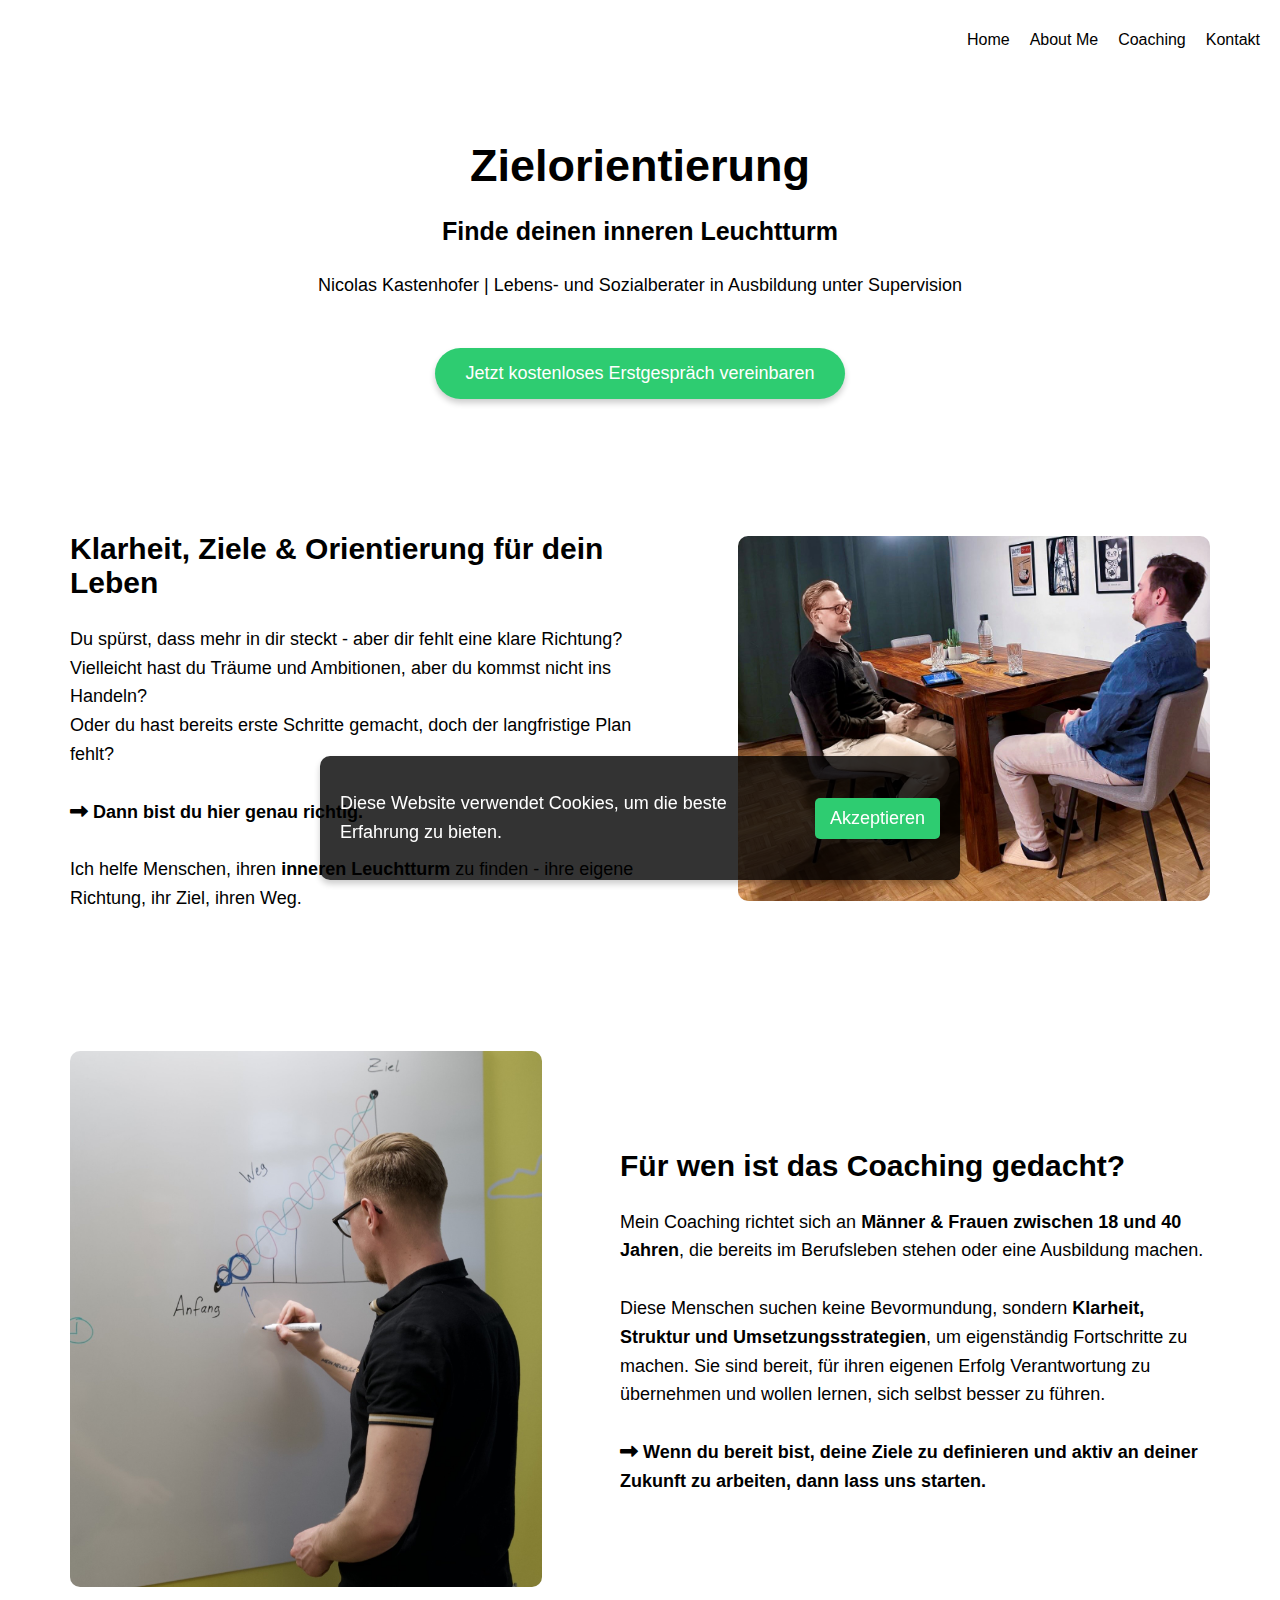
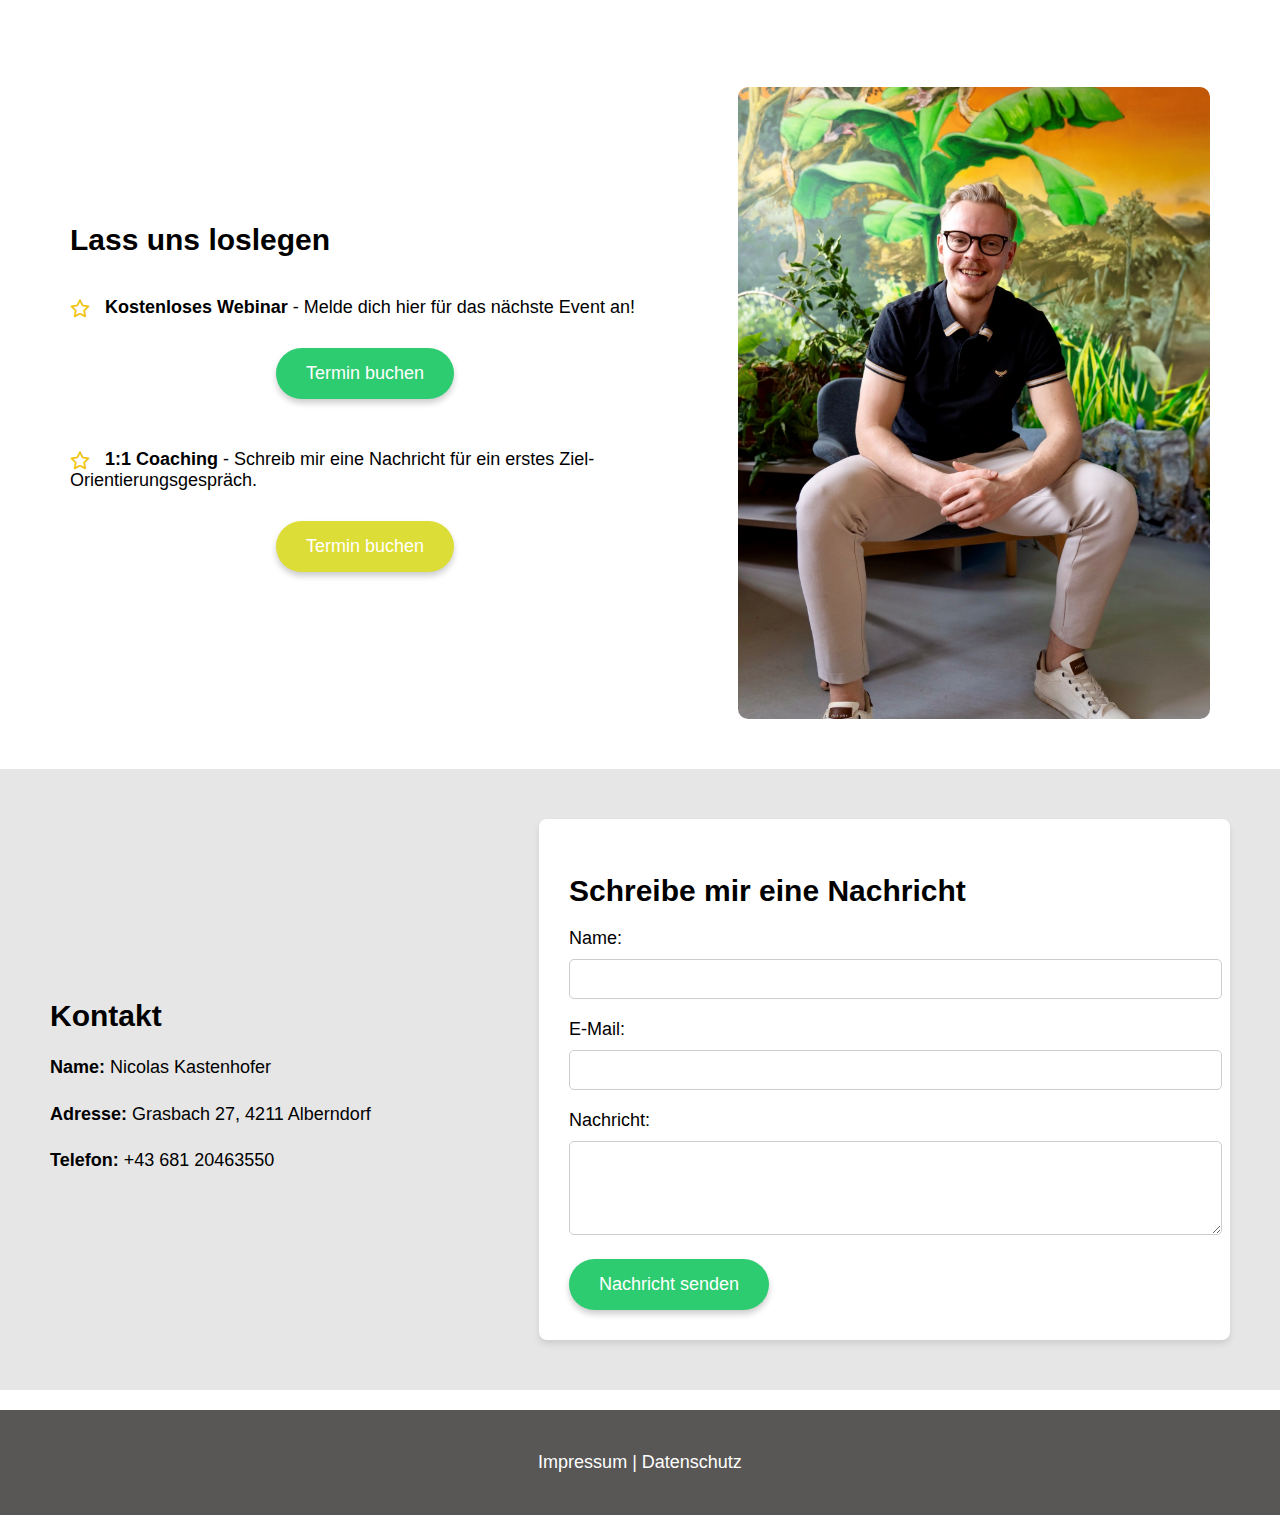
<file: index.html>
<!DOCTYPE html>
<html lang="en">

<head>
    <meta charset="UTF-8">
    <meta name="viewport" content="width=device-width, initial-scale=1.0">
    <title>Nicolas Kastenhofer | Zielorientierung</title>
    <link rel="stylesheet" href="https://cdnjs.cloudflare.com/ajax/libs/font-awesome/6.5.1/css/all.min.css">
    <link rel="stylesheet" href="styles.css">

</head>


<div id="cookiePopup" class="popup">
    <div class="popup-content">
        <p>Diese Website verwendet Cookies, um die beste Erfahrung zu bieten.</p>
        <button onclick="acceptCookies()">Akzeptieren</button>
    </div>
</div>

<body>
    <nav class="navbar">
        <div class="menu-toggle" id="menu-toggle">
            <i class="fa fa-bars"></i>
        </div>
        <ul class="nav-links" id="nav-links">
            <li><a href="index.html">Home</a></li>
            <li><a href="about.html">About Me</a></li>
            <li><a href="coaching.html">Coaching</a></li>
            <li><a href="contact.html">Kontakt</a></li>
        </ul>
    </nav>
    <header>
        <h1>Zielorientierung</h1>
        <h3>Finde deinen inneren Leuchtturm</h3>
        <p id="name">Nicolas Kastenhofer | Lebens- und Sozialberater in Ausbildung unter Supervision</p>
    </header>

    <div class="headlineButton">
        <button id="headlineButton" onclick="window.open('https://cal.com/nicolas-kastenhofer-zfc4aq/secret', '_blank')">Jetzt kostenloses
            Erstgespräch vereinbaren</button>
    </div>
    <br>
    <div class="section" id="firstText">
        <img src="img/bild1.jpg" alt="Bild 1">
        <div class="text">
            <h2>Klarheit, Ziele & Orientierung für dein Leben</h2>
            <p>Du spürst, dass mehr in dir steckt - aber dir fehlt eine klare Richtung? <br>
                Vielleicht hast du Träume und Ambitionen, aber du kommst nicht ins Handeln? <br>
                Oder du hast bereits erste Schritte gemacht, doch der langfristige Plan fehlt? <br><br>
                <i class="fa-solid fa-right-long"></i> <b>Dann bist du hier genau richtig.</b> <br><br>
                Ich helfe Menschen, ihren <b>inneren Leuchtturm</b> zu finden - ihre eigene Richtung, ihr Ziel,
                ihren Weg.
            </p>
        </div>
    </div>
    <div class="section" id="secondText">
        <img src="img/bild2q.jpg" alt="Bild 1">
        <div class="text">
            <h2>Für wen ist das Coaching gedacht?</h2>
            <p>
                Mein Coaching richtet sich an <b>Männer & Frauen zwischen 18 und 40 Jahren</b>, die bereits im
                Berufsleben stehen oder eine Ausbildung machen. <br><br>
                Diese Menschen suchen keine Bevormundung, sondern <b>Klarheit, Struktur und Umsetzungsstrategien</b>, um
                eigenständig Fortschritte zu machen. Sie sind bereit, für ihren eigenen Erfolg Verantwortung zu
                übernehmen und wollen lernen, sich selbst besser zu führen. <br><br>
                <i class="fa-solid fa-right-long"></i> <b>Wenn du bereit bist, deine Ziele zu definieren und aktiv an
                    deiner Zukunft zu arbeiten, dann
                    lass uns starten.</b>
            </p>
        </div>
    </div>
    <div class="section" id="thirdText">
        <img src="img/bild3.jpg" alt="Bild 1">
        <div class="text">
            <h2>Lass uns loslegen</h2>
            <ul class="services-list">
                <li class="seminar">
                    <b>Kostenloses Webinar</b> - Melde dich hier für das nächste Event an!
                    <div class="button-container">
                        <button id="button-main" onclick="window.open('https://cal.com/nicolas-kastenhofer-zfc4aq/webinar', '_blank')">Termin
                            buchen</button>
                    </div>
                </li>
                <li class="coaching">
                    <b>1:1 Coaching</b> - Schreib mir eine Nachricht für ein erstes Ziel-Orientierungsgespräch.
                    <div class="button-container">
                        <button id="button-sub" onclick="window.open('https://cal.com/nicolas-kastenhofer-zfc4aq/secret', '_blank')">Termin
                            buchen</button>
                    </div>
                </li>
            </ul>
        </div>
    </div>

    <!-- Kontakt Section -->
    <div class="section contact-section">
        <div class="contact-info">
            <h2>Kontakt</h2>
            <p><b>Name:</b> Nicolas Kastenhofer</p>
            <p><b>Adresse:</b> Grasbach 27, 4211 Alberndorf</p>
            <p><b>Telefon:</b> +43 681 20463550</p>

        </div>

        <div class="contact-form">
            <h2>Schreibe mir eine Nachricht</h2>
            <form action="mailto:nicolas.k.zielorientierung@gmail.com" method="post" enctype="text/plain">
                <label for="name">Name:</label>
                <input type="text" id="name" name="name" required>

                <label for="email">E-Mail:</label>
                <input type="email" id="email" name="email" required>

                <label for="message">Nachricht:</label>
                <textarea id="message" name="message" rows="4" required></textarea>

                <button type="submit">Nachricht senden</button>
            </form>
        </div>
    </div>



    <footer>
        <p><a href="impressum.html">Impressum</a> | <a href="datenschutz.html">Datenschutz</a></p>
    </footer>

    <script src="cookie.js"></script>
    <script src="app.js"></script>
</body>

</html>
</file>
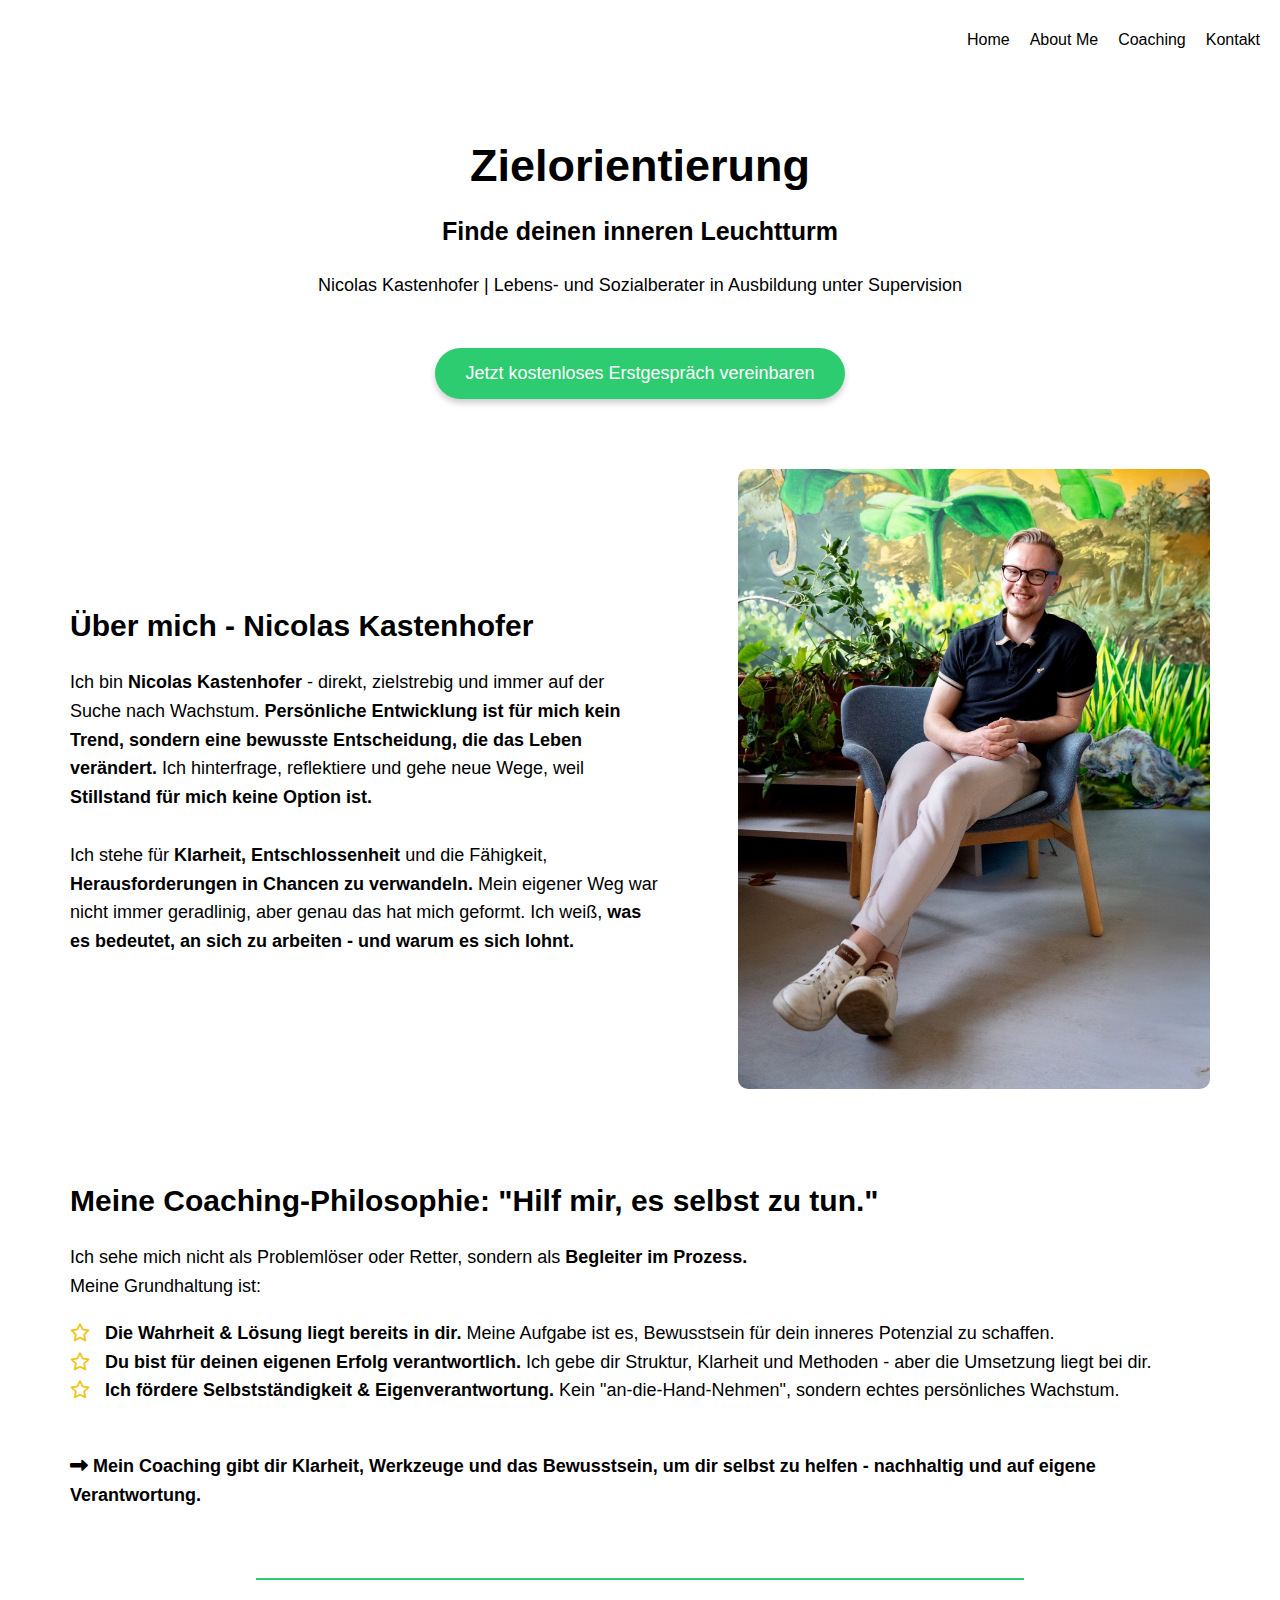
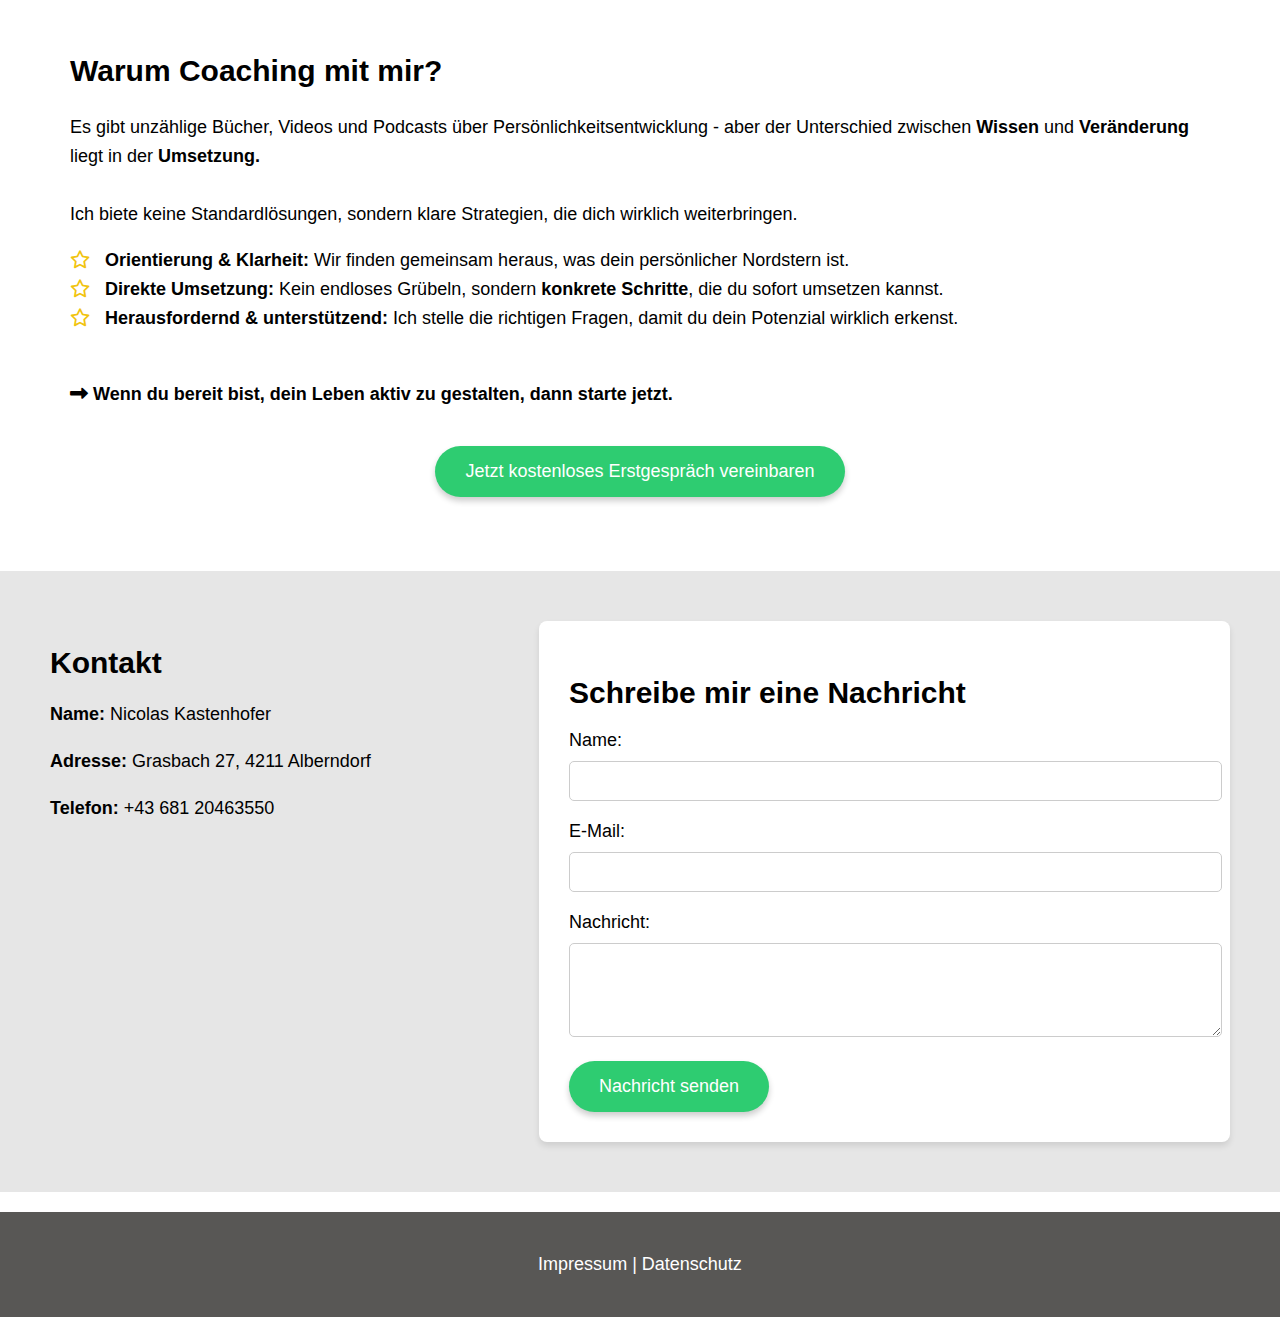
<file: about.html>
<!DOCTYPE html>
<html lang="en">

<head>
    <meta charset="UTF-8">
    <meta name="viewport" content="width=device-width, initial-scale=1.0">
    <title>About Me</title>
    <link rel="stylesheet" href="https://cdnjs.cloudflare.com/ajax/libs/font-awesome/6.5.1/css/all.min.css">
    <link rel="stylesheet" href="styles.css">
</head>



<body>
    <nav class="navbar">
        <div class="menu-toggle" id="menu-toggle">
            <i class="fa fa-bars"></i>
        </div>
        <ul class="nav-links" id="nav-links">
            <li><a href="index.html">Home</a></li>
            <li><a href="about.html">About Me</a></li>
            <li><a href="coaching.html">Coaching</a></li>
            <li><a href="contact.html">Kontakt</a></li>
        </ul>
    </nav>
    <header>
        <h1>Zielorientierung</h1>
        <h3>Finde deinen inneren Leuchtturm</h3>
        <p id="name">Nicolas Kastenhofer | Lebens- und Sozialberater in Ausbildung unter Supervision</p>
    </header>

    <div class="headlineButton">
        <button id="headlineButton" onclick="window.open('https://cal.com/nicolas-kastenhofer-zfc4aq/secret', '_blank')">Jetzt kostenloses Erstgespräch vereinbaren</button>
    </div>

    <div class="section" id="firstText">
        <img src="img/bild4q.jpg" alt="Bild 1">
        <div class="text">
            <h2>Über mich - Nicolas Kastenhofer</h2>
            <p>
                Ich bin <b>Nicolas Kastenhofer</b> - direkt, zielstrebig und immer auf der Suche nach Wachstum.
                <b>Persönliche Entwicklung ist für mich kein Trend, sondern eine bewusste Entscheidung,
                    die das Leben verändert.</b>
                Ich hinterfrage, reflektiere und gehe neue Wege, weil <b>Stillstand für mich keine Option ist.</b>
                <br><br>
                Ich stehe für <b>Klarheit, Entschlossenheit</b> und die Fähigkeit, <b>Herausforderungen in Chancen zu
                    verwandeln.</b> Mein eigener Weg war nicht immer geradlinig, aber genau das hat mich geformt.
                Ich weiß, <b>was es bedeutet, an sich zu arbeiten - und warum es sich lohnt.</b>
            </p>
        </div>
    </div>

    <div class="aboutMe" id="aboutMeSecondText">

        <h2>Meine Coaching-Philosophie: "Hilf mir, es selbst zu tun."</h2>
        <p>
            Ich sehe mich nicht als Problemlöser oder Retter, sondern als <b>Begleiter im Prozess.</b> <br> Meine
            Grundhaltung ist:
        </p>
        <ul class="coaching-list">
            <li class="meinAnsatz">
                <b>Die Wahrheit & Lösung liegt bereits in dir.</b> Meine Aufgabe ist es, Bewusstsein für dein inneres
                Potenzial zu schaffen.
            </li>
            <li class="meinAnsatz">
                <b>Du bist für deinen eigenen Erfolg verantwortlich.</b> Ich gebe dir Struktur, Klarheit und Methoden -
                aber die Umsetzung liegt bei dir.
            </li>
            <li class="meinAnsatz">
                <b>Ich fördere Selbstständigkeit & Eigenverantwortung.</b> Kein "an-die-Hand-Nehmen", sondern echtes
                persönliches Wachstum.
            </li>
        </ul>
        <p>
            <br><b><i class="fa-solid fa-right-long"></i> Mein Coaching gibt dir Klarheit, Werkzeuge und das Bewusstsein, um dir selbst zu helfen -
                nachhaltig und auf eigene Verantwortung.</b>
        </p>
    </div>

    <hr class="green-line">

    <div class="aboutMe" id="aboutMeThirdText">

        <h2>Warum Coaching mit mir?</h2>
        <p>
            Es gibt unzählige Bücher, Videos und Podcasts über Persönlichkeitsentwicklung - aber der Unterschied zwischen <b>Wissen</b> und <b>Veränderung</b> liegt in der <b>Umsetzung.</b><br><br>
            Ich biete keine Standardlösungen, sondern klare Strategien, die dich wirklich weiterbringen.
        </p>
        <ul class="warum-list">
            <li class="meinAnsatz">
                <b>Orientierung & Klarheit:</b> Wir finden gemeinsam heraus, was dein persönlicher Nordstern ist.
            </li>
            <li class="meinAnsatz">
                <b>Direkte Umsetzung:</b> Kein endloses Grübeln, sondern <b>konkrete Schritte</b>, die du sofort umsetzen kannst.
            </li>
            <li class="meinAnsatz">
                <b>Herausfordernd & unterstützend:</b> Ich stelle die richtigen Fragen, damit du dein Potenzial wirklich erkenst.
            </li>
        </ul>
        <p>
            <br><b><i class="fa-solid fa-right-long"></i> Wenn du bereit bist, dein Leben aktiv zu gestalten, dann starte jetzt.</b>
        </p>
    </div>

    <div class="headlineButton">
        <button id="headlineButton" onclick="window.open('https://cal.com/nicolas-kastenhofer-zfc4aq/secret', '_blank')">Jetzt kostenloses Erstgespräch vereinbaren</button>
    </div>
    <br><br><br>

    <!-- Kontakt Section -->
    <div class="contact-section">
        <div class="contact-info">
            <h2>Kontakt</h2>
            <p><b>Name:</b> Nicolas Kastenhofer</p>
            <p><b>Adresse:</b> Grasbach 27, 4211 Alberndorf</p>
            <p><b>Telefon:</b> +43 681 20463550</p>

            
        </div>

        <div class="contact-form">
            <h2>Schreibe mir eine Nachricht</h2>
            <form action="mailto:nicolas.k.zielorientierung@gmail.com" method="post" enctype="text/plain">
                <label for="name">Name:</label>
                <input type="text" id="name" name="name" required>

                <label for="email">E-Mail:</label>
                <input type="email" id="email" name="email" required>

                <label for="message">Nachricht:</label>
                <textarea id="message" name="message" rows="4" required></textarea>

                <button type="submit">Nachricht senden</button>
            </form>
        </div>
    </div>



    <footer>
        <p><a href="impressum.html">Impressum</a> | <a
                href="datenschutz.html">Datenschutz</a></p>
    </footer>

    <script src="app.js"></script>
</body>

</html>
</file>
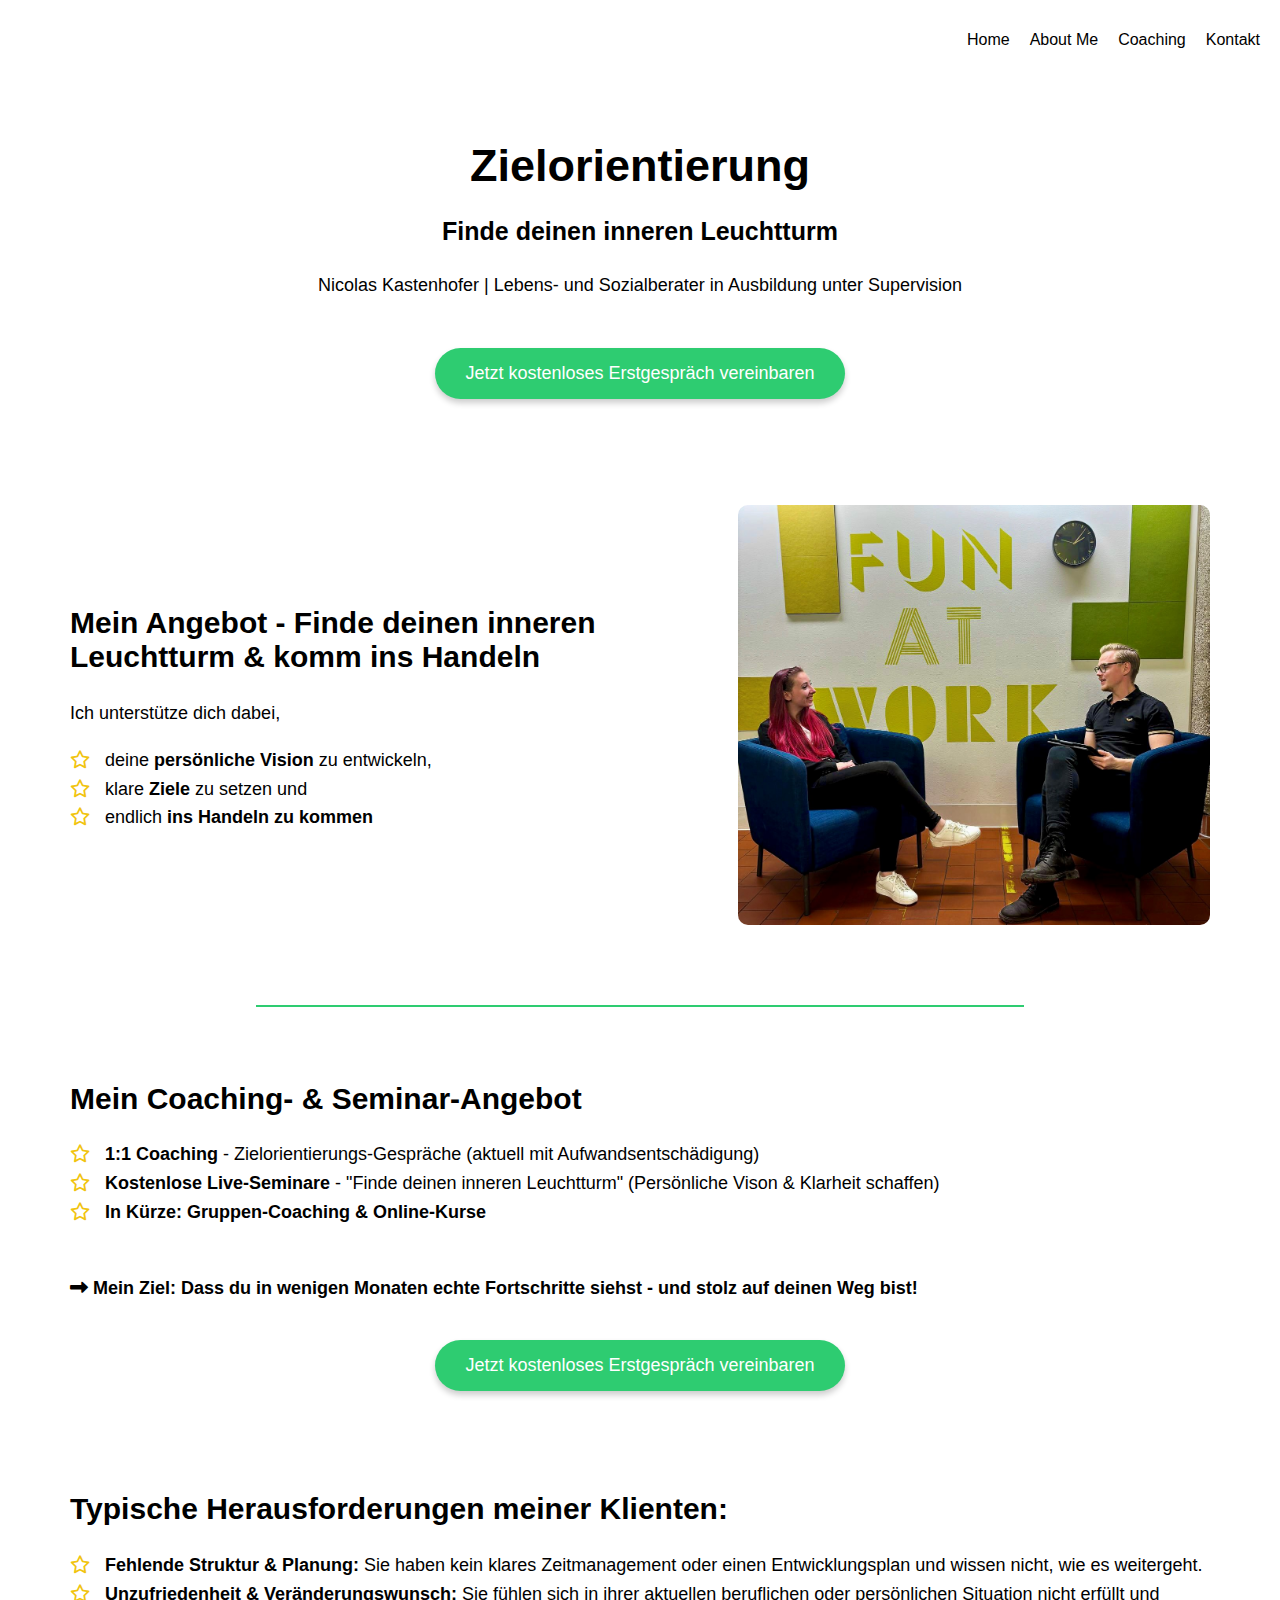
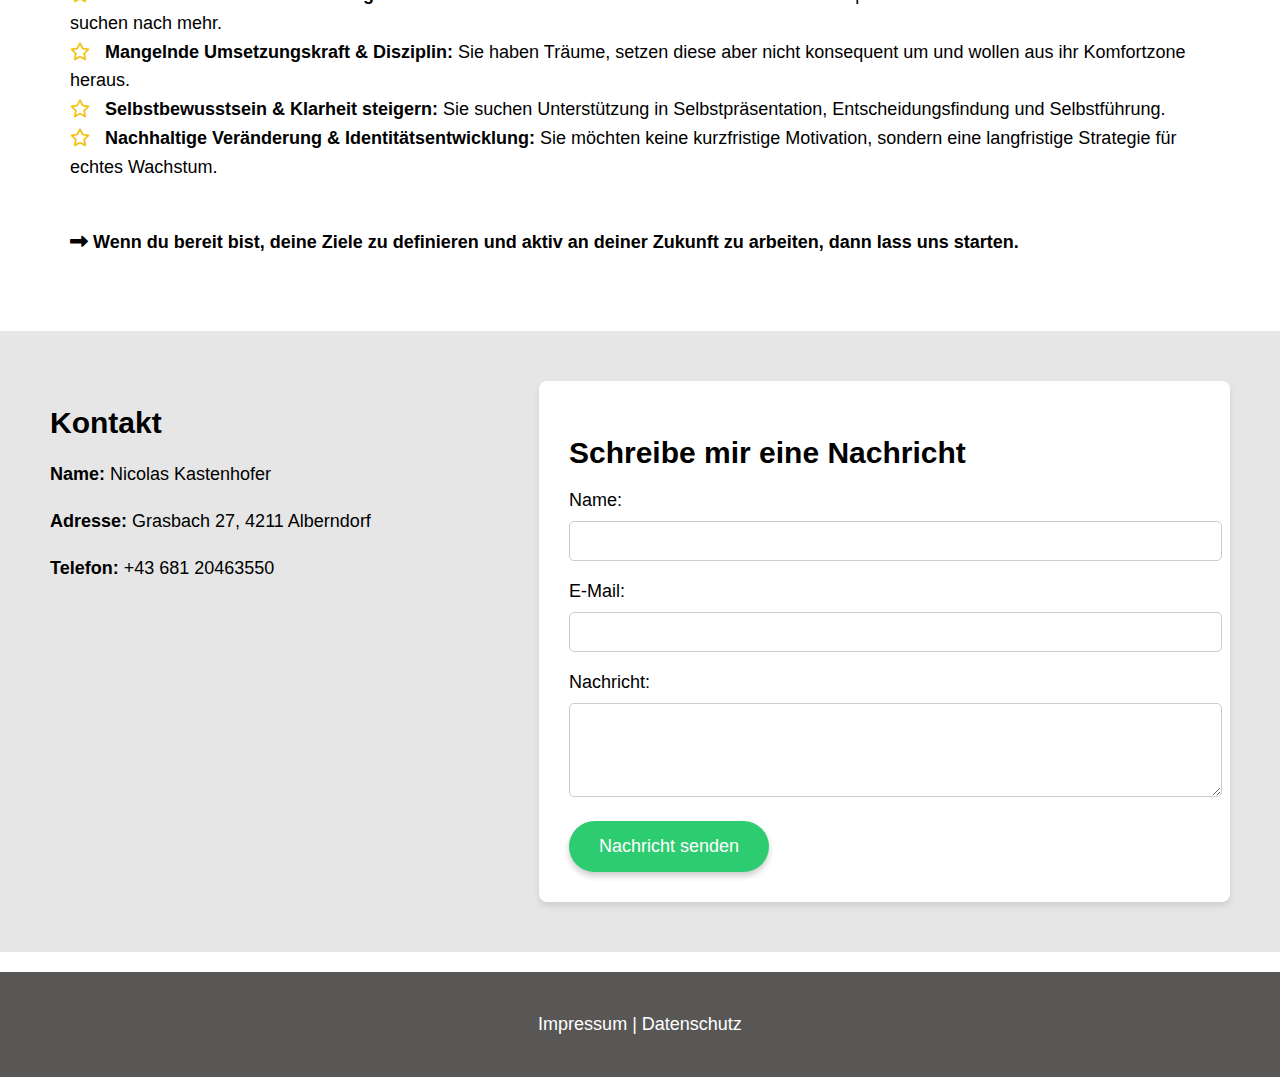
<file: coaching.html>
<!DOCTYPE html>
<html lang="en">
<head>
    <meta charset="UTF-8">
    <meta name="viewport" content="width=device-width, initial-scale=1.0">
    <title>Coaching</title>
    <link rel="stylesheet" href="https://cdnjs.cloudflare.com/ajax/libs/font-awesome/6.5.1/css/all.min.css">
    <link rel="stylesheet" href="styles.css">
</head>



<body>
    <nav class="navbar">
        <div class="menu-toggle" id="menu-toggle">
            <i class="fa fa-bars"></i>
        </div>
        <ul class="nav-links" id="nav-links">
            <li><a href="index.html">Home</a></li>
            <li><a href="about.html">About Me</a></li>
            <li><a href="coaching.html">Coaching</a></li>
            <li><a href="contact.html">Kontakt</a></li>
        </ul>
    </nav>
    <header>
        <h1>Zielorientierung</h1>
        <h3>Finde deinen inneren Leuchtturm</h3>
        <p id="name">Nicolas Kastenhofer | Lebens- und Sozialberater in Ausbildung unter Supervision</p>
    </header>
    <div class="headlineButton">
        <button id="headlineButton" onclick="window.open('https://cal.com/nicolas-kastenhofer-zfc4aq/secret', '_blank')">Jetzt kostenloses Erstgespräch vereinbaren</button>
    </div>
    <br><br>

    <div class="section" id="firstText">
        <img src="img/bild5.jpg" alt="Bild 1">
        <div class="text">
            <h2>Mein Angebot - Finde deinen inneren Leuchtturm & komm ins Handeln</h2>
            <p>
                Ich unterstütze dich dabei, 
            </p>
            <ul class="coaching-list">
                <li class="meinAnsatz">
                    deine <b>persönliche Vision</b> zu entwickeln, 
                </li>
                <li class="meinAnsatz">
                    klare <b>Ziele</b> zu setzen und 
                </li>
                <li class="meinAnsatz">
                    endlich <b>ins Handeln zu kommen</b>
                </li>
            </ul>
        </div>
    </div>

    <hr class="green-line">

    <div class="aboutMe" id="aboutMeSecondText">

        <h2>Mein Coaching- & Seminar-Angebot</h2>
        
        <ul class="coaching-list">
            <li class="meinAnsatz">
                <b>1:1 Coaching</b> - Zielorientierungs-Gespräche (aktuell mit Aufwandsentschädigung)
            </li>
            <li class="meinAnsatz">
                <b>Kostenlose Live-Seminare</b> - "Finde deinen inneren Leuchtturm" (Persönliche Vison & Klarheit schaffen)
            </li>
            <li class="meinAnsatz">
                <b>In Kürze: Gruppen-Coaching & Online-Kurse</b> 
            </li>
        </ul>
        <p>
            <br><b><i class="fa-solid fa-right-long"></i> Mein Ziel: Dass du in wenigen Monaten echte Fortschritte siehst - und stolz auf deinen Weg bist!</b>
        </p>
    </div>

    <div class="headlineButton">
        <button id="headlineButton" onclick="window.open('https://cal.com/nicolas-kastenhofer-zfc4aq/secret', '_blank')">Jetzt kostenloses Erstgespräch vereinbaren</button>
    </div>
    <br><br>

    <div class="aboutMe" id="aboutMeThirdText">

        <h2>Typische Herausforderungen meiner Klienten: </h2>
        
        <ul class="coaching-list">
            <li class="meinAnsatz">
                <b>Fehlende Struktur & Planung:</b> Sie haben kein klares Zeitmanagement oder einen Entwicklungsplan und wissen nicht, wie es weitergeht.
            </li>
            <li class="meinAnsatz">
                <b>Unzufriedenheit & Veränderungswunsch:</b> Sie fühlen sich in ihrer aktuellen beruflichen oder persönlichen Situation nicht erfüllt und suchen nach mehr.
            </li>
            <li class="meinAnsatz">
                <b>Mangelnde Umsetzungskraft & Disziplin:</b> Sie haben Träume, setzen diese aber nicht konsequent um und wollen aus ihr Komfortzone heraus.
            </li>
            <li class="meinAnsatz">
                <b>Selbstbewusstsein & Klarheit steigern:</b> Sie suchen Unterstützung in Selbstpräsentation, Entscheidungsfindung und Selbstführung.
            </li>
            <li class="meinAnsatz">
                <b>Nachhaltige Veränderung & Identitätsentwicklung: </b> Sie möchten keine kurzfristige Motivation, sondern eine langfristige Strategie für echtes Wachstum.
            </li>
        </ul>
        <p>
            <br><b><i class="fa-solid fa-right-long"></i> Wenn du bereit bist, deine Ziele zu definieren und aktiv an deiner Zukunft zu arbeiten, dann lass uns starten.</b>
        </p>
    </div>
    <br><br>

    <!-- Kontakt Section -->
    <div class="contact-section">
        <div class="contact-info">
            <h2>Kontakt</h2>
            <p><b>Name:</b> Nicolas Kastenhofer</p>
            <p><b>Adresse:</b> Grasbach 27, 4211 Alberndorf</p>
            <p><b>Telefon:</b> +43 681 20463550</p>

        </div>

        <div class="contact-form">
            <h2>Schreibe mir eine Nachricht</h2>
            <form action="mailto:nicolas.k.zielorientierung@gmail.com" method="post" enctype="text/plain">
                <label for="name">Name:</label>
                <input type="text" id="name" name="name" required>

                <label for="email">E-Mail:</label>
                <input type="email" id="email" name="email" required>

                <label for="message">Nachricht:</label>
                <textarea id="message" name="message" rows="4" required></textarea>

                <button type="submit">Nachricht senden</button>
            </form>
        </div>
    </div>



    <footer>
        <p><a href="impressum.html">Impressum</a> | <a
                href="datenschutz.html">Datenschutz</a></p>
    </footer>

    <script src="app.js"></script>
</body>
</html>
</file>
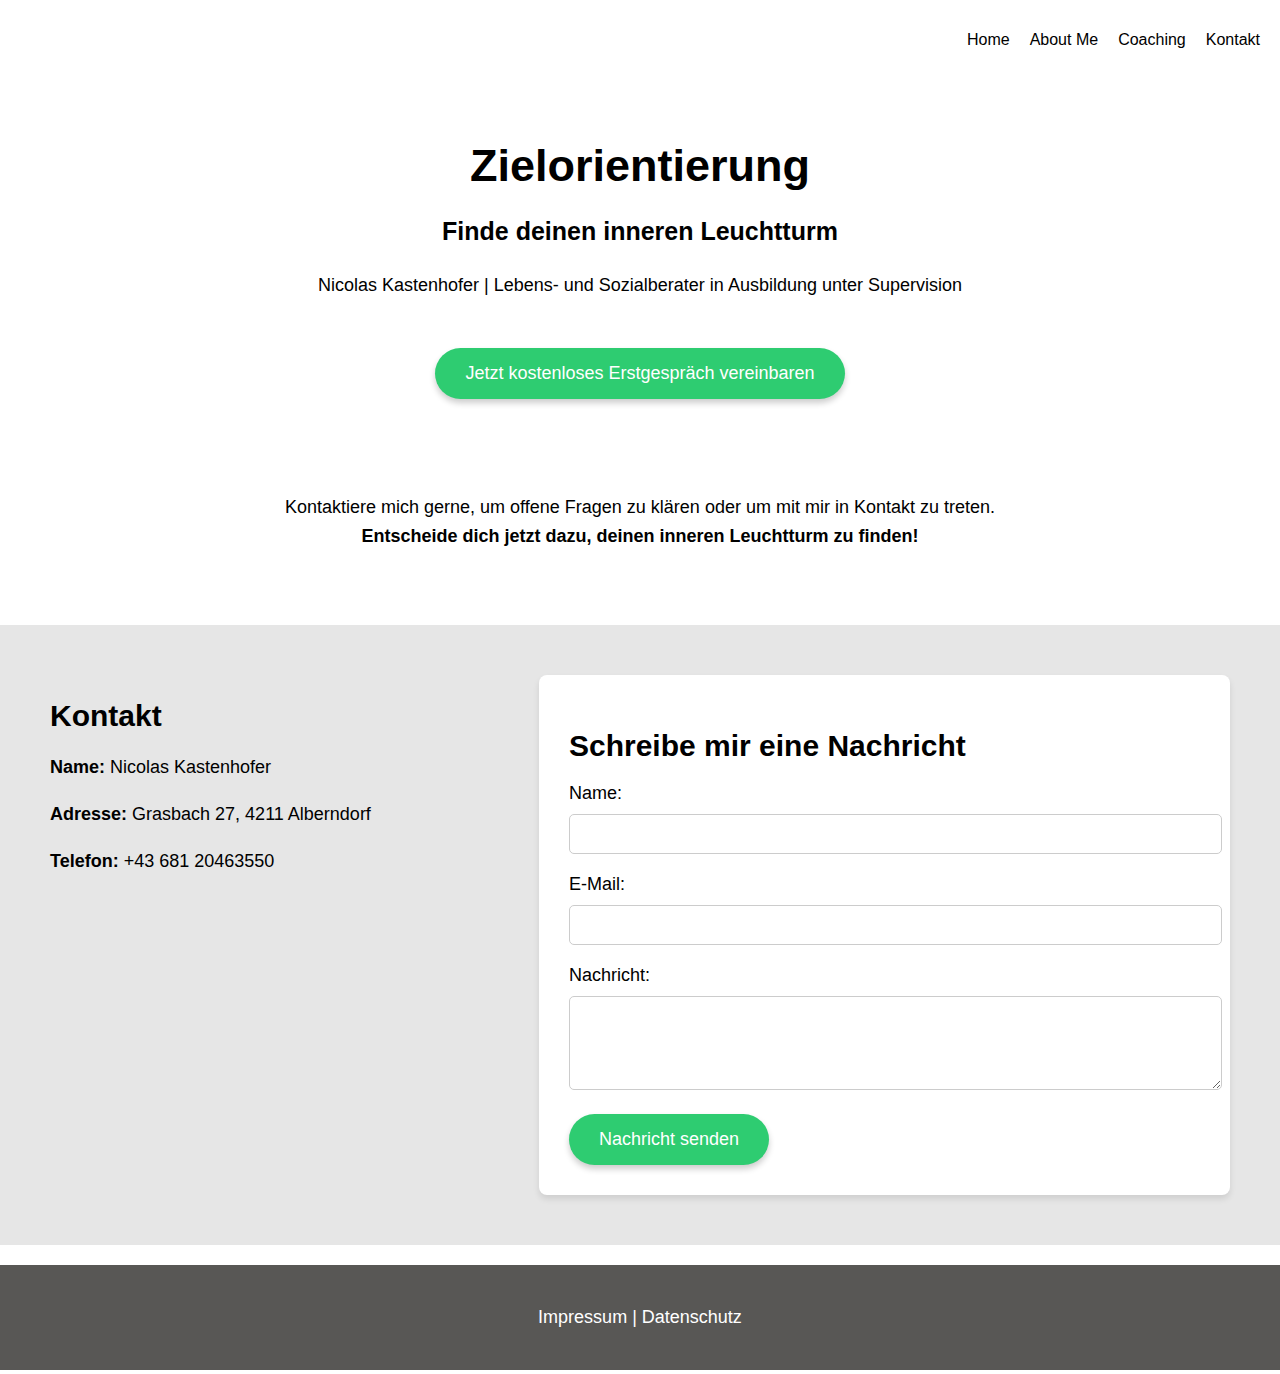
<file: contact.html>
<!DOCTYPE html>
<html lang="en">

<head>
    <meta charset="UTF-8">
    <meta name="viewport" content="width=device-width, initial-scale=1.0">
    <title>Kontakt</title>
    <link rel="stylesheet" href="https://cdnjs.cloudflare.com/ajax/libs/font-awesome/6.5.1/css/all.min.css">
    <link rel="stylesheet" href="styles.css">
</head>



<body>
    <nav class="navbar">
        <div class="menu-toggle" id="menu-toggle">
            <i class="fa fa-bars"></i>
        </div>
        <ul class="nav-links" id="nav-links">
            <li><a href="index.html">Home</a></li>
            <li><a href="about.html">About Me</a></li>
            <li><a href="coaching.html">Coaching</a></li>
            <li><a href="contact.html">Kontakt</a></li>
        </ul>
    </nav>
    <header>
        <h1>Zielorientierung</h1>
        <h3>Finde deinen inneren Leuchtturm</h3>
        <p id="name">Nicolas Kastenhofer | Lebens- und Sozialberater in Ausbildung unter Supervision</p>
    </header>
    <div class="headlineButton">
        <button id="headlineButton" onclick="window.open('https://cal.com/nicolas-kastenhofer-zfc4aq/secret', '_blank')">Jetzt kostenloses
            Erstgespräch vereinbaren</button>
    </div>
    <br><br>

    <div class="contactHeadlineText" id="firstText">
        <div class="text">
            <p>Kontaktiere mich gerne, um offene Fragen zu klären oder um mit mir in Kontakt zu treten. <br>
                <b>Entscheide dich jetzt dazu, deinen inneren Leuchtturm zu finden!</b>
            </p>
        </div>
    </div>



    <br><br>

    <!-- Kontakt Section -->
    <div class="contact-section">
        <div class="contact-info">
            <h2>Kontakt</h2>
            <p><b>Name:</b> Nicolas Kastenhofer</p>
            <p><b>Adresse:</b> Grasbach 27, 4211 Alberndorf</p>
            <p><b>Telefon:</b> +43 681 20463550</p>

        </div>

        <div class="contact-form">
            <h2>Schreibe mir eine Nachricht</h2>
            <form action="mailto:nicolas.k.zielorientierung@gmail.com" method="post" enctype="text/plain">
                <label for="name">Name:</label>
                <input type="text" id="name" name="name" required>

                <label for="email">E-Mail:</label>
                <input type="email" id="email" name="email" required>

                <label for="message">Nachricht:</label>
                <textarea id="message" name="message" rows="4" required></textarea>

                <button type="submit">Nachricht senden</button>
            </form>
        </div>
    </div>



    <footer>
        <p><a href="impressum.html">Impressum</a> | <a href="datenschutz.html">Datenschutz</a></p>
    </footer>

    <script src="app.js"></script>
</body>

</html>
</file>
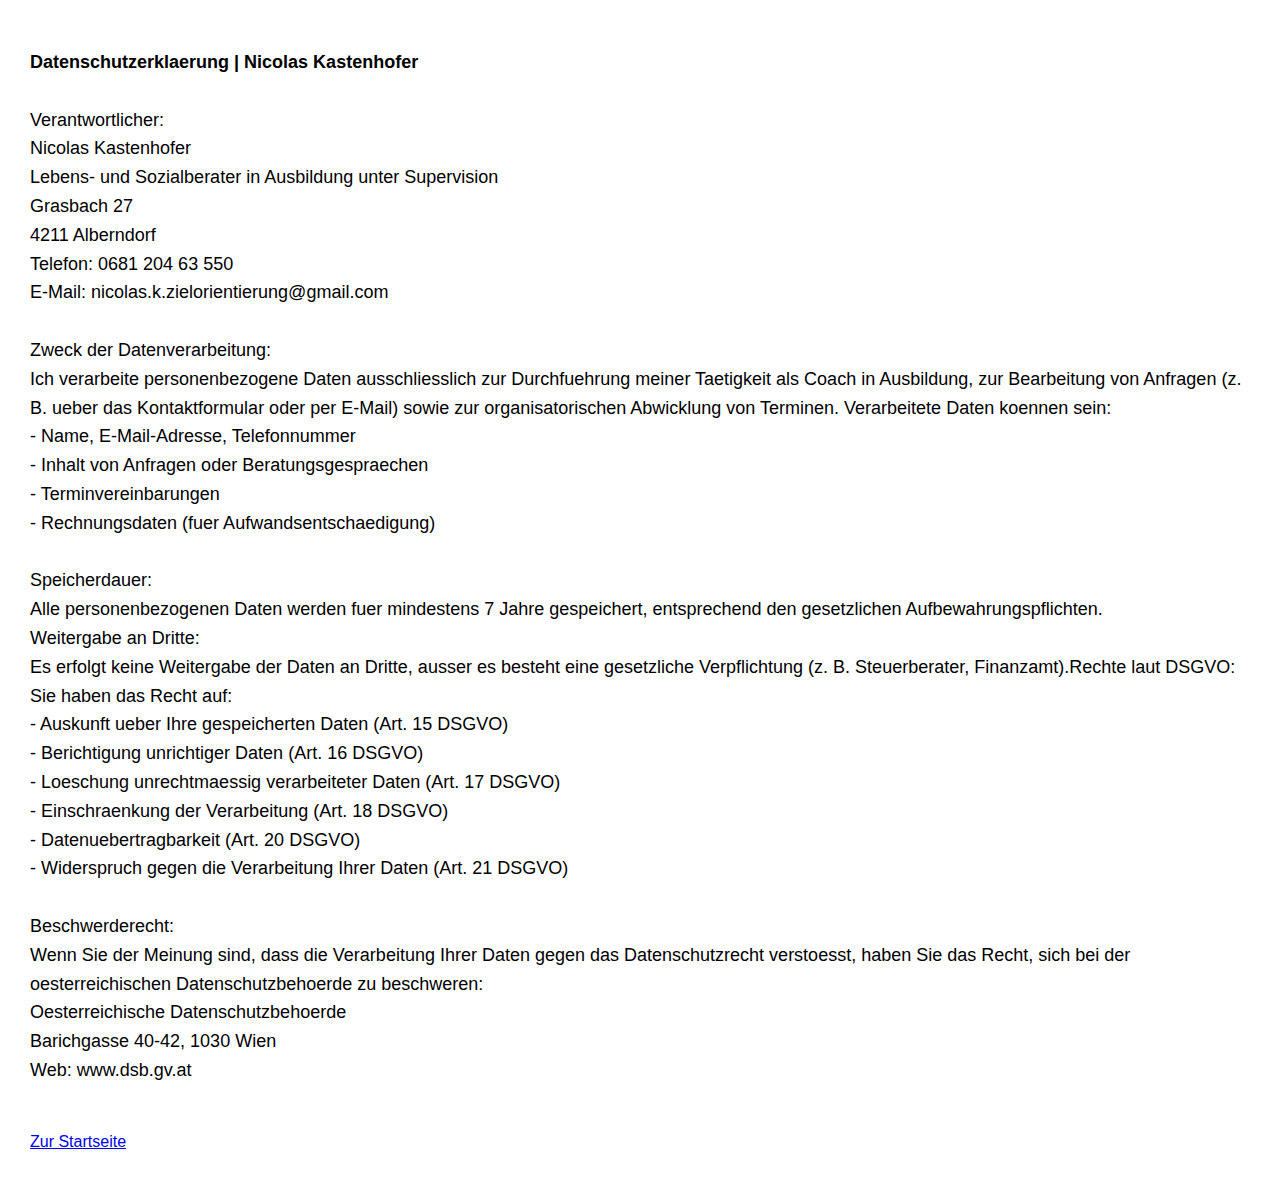
<file: datenschutz.html>
<!DOCTYPE html>
<html lang="en">

<head>
    <meta charset="UTF-8">
    <meta name="viewport" content="width=device-width, initial-scale=1.0">
    <title>Datenschutz</title>
    <link rel="stylesheet" href="styles.css">
</head>

<body>
    <p id="datenschutzImpressum">
        <b>Datenschutzerklaerung | Nicolas Kastenhofer</b><br><br>
        Verantwortlicher: <br>
        Nicolas Kastenhofer <br>
        Lebens- und Sozialberater in Ausbildung unter Supervision <br>
        Grasbach 27 <br>
        4211 Alberndorf <br>
        Telefon: 0681 204 63 550 <br>
        E-Mail: nicolas.k.zielorientierung@gmail.com <br><br>
        Zweck der Datenverarbeitung: <br>
        Ich verarbeite personenbezogene Daten ausschliesslich zur Durchfuehrung meiner Taetigkeit als
        Coach in Ausbildung, zur Bearbeitung von Anfragen (z. B. ueber das Kontaktformular oder per
        E-Mail) sowie zur organisatorischen Abwicklung von Terminen.
        Verarbeitete Daten koennen sein: <br>
        - Name, E-Mail-Adresse, Telefonnummer <br>
        - Inhalt von Anfragen oder Beratungsgespraechen <br>
        - Terminvereinbarungen <br>
        - Rechnungsdaten (fuer Aufwandsentschaedigung) <br><br>
        Speicherdauer: <br>
        Alle personenbezogenen Daten werden fuer mindestens 7 Jahre gespeichert, entsprechend den
        gesetzlichen Aufbewahrungspflichten. <br>
        Weitergabe an Dritte: <br>
        Es erfolgt keine Weitergabe der Daten an Dritte, ausser es besteht eine gesetzliche Verpflichtung (z.
        B. Steuerberater, Finanzamt).Rechte laut DSGVO: <br>
        Sie haben das Recht auf: <br>
        - Auskunft ueber Ihre gespeicherten Daten (Art. 15 DSGVO) <br>
        - Berichtigung unrichtiger Daten (Art. 16 DSGVO) <br>
        - Loeschung unrechtmaessig verarbeiteter Daten (Art. 17 DSGVO) <br>
        - Einschraenkung der Verarbeitung (Art. 18 DSGVO) <br>
        - Datenuebertragbarkeit (Art. 20 DSGVO) <br>
        - Widerspruch gegen die Verarbeitung Ihrer Daten (Art. 21 DSGVO) <br><br>
        Beschwerderecht: <br>
        Wenn Sie der Meinung sind, dass die Verarbeitung Ihrer Daten gegen das Datenschutzrecht
        verstoesst, haben Sie das Recht, sich bei der oesterreichischen Datenschutzbehoerde zu
        beschweren: <br>
        Oesterreichische Datenschutzbehoerde <br>
        Barichgasse 40-42, 1030 Wien <br>
        Web: www.dsb.gv.at <br>
    </p>

    <a href="index.html" role="button" id="datenschutzImpressum">Zur Startseite</a>
    <br><br>
</body>

</html>
</file>
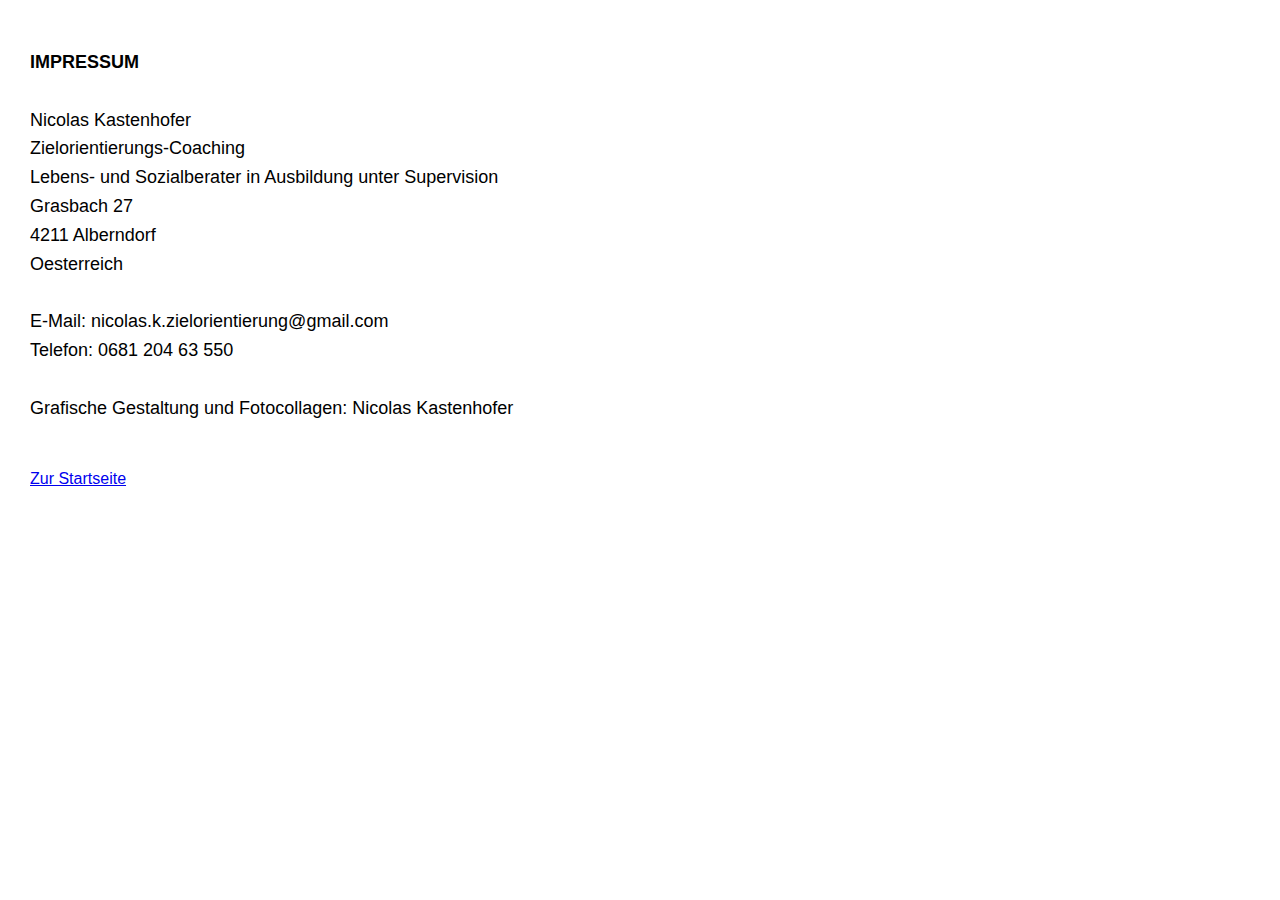
<file: impressum.html>
<!DOCTYPE html>
<html lang="en">

<head>
    <meta charset="UTF-8">
    <meta name="viewport" content="width=device-width, initial-scale=1.0">
    <title>Impressum</title>
    <link rel="stylesheet" href="styles.css">
</head>

<body>
    <p id="datenschutzImpressum"><b>IMPRESSUM</b> <br><br>
        Nicolas Kastenhofer <br>
        Zielorientierungs-Coaching <br>
        Lebens- und Sozialberater in Ausbildung unter Supervision <br>
        Grasbach 27 <br>
        4211 Alberndorf <br>
        Oesterreich <br><br>
        E-Mail: nicolas.k.zielorientierung@gmail.com <br>
        Telefon: 0681 204 63 550 <br> <br>
        Grafische Gestaltung und Fotocollagen: Nicolas Kastenhofer</p>

    <a href="index.html" role="button" id="datenschutzImpressum">Zur Startseite</a>
</body>

</html>
</file>
<file: styles.css>
.popup {
    display: none; /* Standardmäßig versteckt */
    position: fixed;
    bottom: 20px;
    left: 50%;
    transform: translateX(-50%);
    background: rgba(0, 0, 0, 0.8);
    color: white;
    padding: 15px 20px;
    border-radius: 10px;
    box-shadow: 0px 4px 6px rgba(0, 0, 0, 0.2);
}

.popup-content {
    display: flex;
    align-items: center;
    gap: 10px;
}

.popup button {
    background: #2ecc71;
    color: white;
    border: none;
    padding: 10px 15px;
    border-radius: 5px;
    cursor: pointer;
}

.popup button:hover {
    background: #27ae60;
}



body{
    margin: 0;
    padding: 0;
    font-family: Arial, Helvetica, sans-serif;
    max-width: 1500px; /* Maximale Breite für den gesamten Inhalt */
    margin-left: auto; 
    margin-right: auto;
}

h2 {
    font-size: 30px;
}

p {
    font-size: 18px;
    line-height: 1.6;
    
}


header {
    text-align: center;
    padding: 30px 20px;
}

header h1 {
    font-size: 45px;
    margin-bottom: 0px;
}

header h3 {
    font-size: 25px;
}

.headlineButton {
    display: flex;
    justify-content: center; /* Zentriert den Button */
    margin-bottom: 20px;
    margin-right: 20px;
    margin-left: 20px;
}

#headlineButton {
    background-color: #2ecc71; /* Modernes Grün */
    color: white;
    font-size: 18px;
    padding: 15px 30px;
    border: none;
    border-radius: 30px; /* Abgerundete Ecken */
    cursor: pointer;
    transition: all 0.3s ease-in-out;
    box-shadow: 0px 4px 6px rgba(0, 0, 0, 0.2); /* Leichter Schatten */
}

#headlineButton:hover {
    background-color: #27ae60; /* Dunkleres Grün beim Hover */
    transform: scale(1.05); /* Leichte Vergrößerung */
}

.aboutMe {
    padding-left: 70px;
    padding-right: 70px;
    padding-top: 20px;
    padding-bottom: 20px;
}

.meinAnsatz {
    font-size: 18px;
    line-height: 1.6;
}

/* Flexbox sorgt dafür, dass der Text und das Bild nebeneinander sind */
.section {
    display: flex;
    align-items: center;
    justify-content: space-between; /* Verteilung von Bild und Text */
    padding: 20px;
}

.section img {
    width: 40%; /* Bild nimmt 50% der Breite ein */
    max-width: 100%; /* Maximale Breite für das Bild */
    max-height: 100%;
    margin-right: 20px;
    margin-left: 20px;
    border-radius: 10px;
}

.section .text {
    width: 50%; /* Text nimmt ebenfalls 50% der Breite ein */
    padding: 20px;
}

/* Für kleinere Bildschirme (z.B. Handys) wird das Layout auf eine Spalte umgestellt */
@media (max-width: 768px) {
    .section {
        flex-direction: column; /* Text und Bild untereinander anordnen */
        text-align: center; /* Text wird zentriert */
        padding: 20px; /* Weniger Padding für kleinere Bildschirme */
    }

    .section img {
        width: 80%; /* Bild nimmt 80% der Breite ein */
        margin-bottom: 20px; /* Abstand zwischen Bild und Text */
    }

    .section .text {
        width: 100%; /* Text nimmt die ganze Breite ein */
    }
}

/* Optionale Verbesserung: Bei sehr kleinen Bildschirmen (z.B. mobile Geräte im Hochformat) */
@media (max-width: 480px) {
    .section {
        padding: 15px; /* Noch weniger Padding */
    }

    .section img {
        width: 100%; /* Bild nimmt 100% der Breite ein */
    }

    .section .text {
        width: 100%; /* Text nimmt ebenfalls 100% der Breite ein */
    }
}

.section:nth-child(even) {
    flex-direction: row-reverse;
}

/* Ungeordnete Liste ohne Standard-Punkte */
.services-list {
    list-style-type: none; /* Entfernt die standardmäßigen Aufzählungspunkte */
    padding-left: 0; /* Entfernt die Standard-Einrückung */
}

.services-list li {
    padding: 15px 0; /* Abstand zwischen den Listeneinträgen */
    font-size: 18px;
    margin-bottom: 20px; /* Abstand nach unten zu dem nächsten Text */
}


.services-list li::before {
    content: "\f005"; /* Unicode für das Font Awesome Stern-Icon */
    font-family: "Font Awesome 6 Free";
    font-weight: 400; /* 400 für regulär, 900 für gefüllt */
    color: #f1c40f; /* Schönes Gold-Gelb für den Stern */

    margin-right: 10px; /* Abstand zum Text */
    padding: 15px 0; /*Etwas Abstand zwischen den Einträgen */
    font-size: 18px;
    margin-bottom: 20px;
}

/* Entfernt den standardmäßigen Aufzählungspunkt */
.coaching-list, .warum-list {
    list-style-type: none; /* Entfernt die standardmäßigen Aufzählungspunkte */
    padding-left: 0; /* Entfernt die Standard-Einrückung */
}

/* Fügt das FontAwesome-Sternsymbol als Aufzählungszeichen hinzu */
.coaching-list li::before, .warum-list li::before {
    content: "\f005"; /* Unicode für das Font Awesome Stern-Icon */
    font-family: "Font Awesome 6 Free";
    font-weight: 400; /* 900 für gefüllt */
    color: #f1c40f; /* Schönes Gold-Gelb für den Stern */
    margin-right: 10px; /* Abstand zum Text */
    font-size: 18px;
    margin-bottom: 20px; /* Abstand nach unten */
}

/* Pseudo-Elemente für individuelle Aufzählungspunkte */
.seminar::before, .coaching::before {
    content: '•';  /* Der Aufzählungspunkt */
    color: #000000; /* Grüner Farbton für den Aufzählungspunkt */
    font-size: 30px; /* Größe des Aufzählungspunkts */
    margin-right: 10px; /* Abstand zum Text */
    vertical-align: middle; /* Vertikale Ausrichtung */
}



/* Flexbox Container für Buttons */
.button-container {
    display: flex;
    justify-content: center; /* Zentriert den Button */
    margin-top: 30px; /* Abstand zum Text */
}

/* Button-Stile */
button {
    
    color: white;
    font-size: 18px;
    padding: 15px 30px;
    border: none;
    border-radius: 30px;
    cursor: pointer;
    transition: all 0.3s ease-in-out;
    box-shadow: 0px 4px 6px rgba(0, 0, 0, 0.2);
}

#button-main:hover {
    background-color: #9b9b9b;
    transform: scale(1.05);
}

/* Haupt-Button */
#button-main {
    margin-left: 0; /* Kein Abstand nach links */
    background-color: #2ecc71; /* Grüner Button */
}

/* Zweiter Button */
#button-sub {
    background-color: rgb(221, 221, 55); /* Blau */
}

#button-sub:hover {
    background-color: #9b9b9b;
    transform: scale(1.05);
}

/* Flexbox für die gesamte Section */
.section {
    display: flex;
    align-items: center;
    justify-content: space-between; /* Verteilung von Bild und Text */
    padding: 50px;
}


/* Kontakt Section */
.contact-section {
    display: flex;
    justify-content: space-between;
    padding: 50px;
    background-color: #e6e6e6;
}

.contact-section-kontakt {
    display: flex;
    justify-content: space-between;
    padding: 50px;
    background-color: #ffffff;
}

.contact-info {
    width: 40%; /* Kontaktdaten nehmen 40% der Breite */
    padding-right: 30px;
}

.contact-info h2 {
    font-size: 30px;
    margin-bottom: 20px;
}

.contact-info p {
    font-size: 18px;
    margin-bottom: 10px;
}

.contactHeadlineText {
    padding-left: 70px;
    padding-right: 70px;
    padding-top: 20px;
    padding-bottom: 20px;
    text-align: center;
}



@media (max-width: 768px) {
    .contact-section {
        flex-direction: column;
        align-items: center;
        padding: 20px;
    }

    .contact-info {
        width: 100%;
        order: 1;
        text-align: center;
        padding-right: 0;
    }

    .contact-form {
        width: 80% !important;
        order: 2;
        text-align: center;
        margin-top: 30px;
    }
}



/* Kontaktformular */
.contact-form {
    width: 55%; /* Formular nimmt 55% der Breite */
    background-color: #ffffff;
    padding: 30px;
    border-radius: 8px;
    box-shadow: 0 4px 6px rgba(0, 0, 0, 0.1);
}

.contact-form h2 {
    font-size: 30px;
    margin-bottom: 20px;
}

.contact-form label {
    font-size: 18px;
    display: block;
    margin-bottom: 10px;
}

.contact-form input, .contact-form textarea {
    width: 100%;
    padding: 10px;
    margin-bottom: 20px;
    font-size: 16px;
    border: 1px solid #ccc;
    border-radius: 5px;
}

.contact-form button {
    background-color: #2ecc71;
    color: white;
    padding: 15px 30px;
    border: none;
    border-radius: 30px;
    cursor: pointer;
    transition: all 0.3s ease-in-out;
    font-size: 18px;
}

.contact-form button:hover {
    background-color: #9b9b9b;
    transform: scale(1.1);
}

/* Responsive Anpassung */
@media (max-width: 768px) {
    .section {
        display: flex;
        flex-direction: column-reverse; /* Damit Bild unter den Text rutscht */
        text-align: center;
        padding: 20px;
    }

    .section img {
        width: 100%;
        margin: 20px 0 0 0;
    }

    .section .text {
        width: 100%;
    }

    .section:nth-child(even) {
        flex-direction: column-reverse; /* auch bei even Sections */
    }
}

footer {
    background: #585755;
    color: white;
    text-align: center;
    padding: 20px;
    margin-top: 20px;
}

footer a {
    color: rgb(255, 255, 255);
    text-decoration: none;
    font-size: 18px;
}

footer a:hover {
    color: #2ecc71;
}

.green-line {
    border: none;
    height: 2px; /* Dicke der Linie */
    background-color: #2ecc71; /* Schönes Grün */
    margin: 30px 0; /* Abstand ober- und unterhalb */
    width: 60%; /* Breite der Linie */
    margin-left: auto;
    margin-right: auto;
}

#datenschutzImpressum {
    padding: 30px;
}

/* Neue Navigation für Responsive Design */
.navbar {
    display: flex;
    justify-content: flex-end;
    align-items: center;
    padding: 15px 20px;
    background-color: #ffffff;
    position: sticky;
    top: 0;
    z-index: 1000;
}

.nav-links {
    list-style: none;
    display: flex;
    gap: 20px;
}

.nav-links.active {
    display: flex;
}

.nav-links li a {
    text-decoration: none;
    color: black;
    font-size: 16px;
    transition: color 0.3s ease;
}

.nav-links li a:hover {
    color: #2ecc71;
}

/* Menü-Toggle Button (Hamburger) */
.menu-toggle {
    display: none;
    font-size: 24px;
    cursor: pointer;
}

/* Responsive Navigation */
@media (max-width: 768px) {
    .menu-toggle {
        display: block;
    }

    .nav-links {
        display: none;
        flex-direction: column;
        background-color: #ffffff;
        width: 100%;
        position: absolute;
        top: 60px;
        left: 0;
        padding: 10px 0;
        border-top: 1px solid #ddd;
    }

    .nav-links.active {
        display: flex;
    }

    .nav-links li {
        text-align: center;
        margin: 10px 0;
    }
}
</file>
